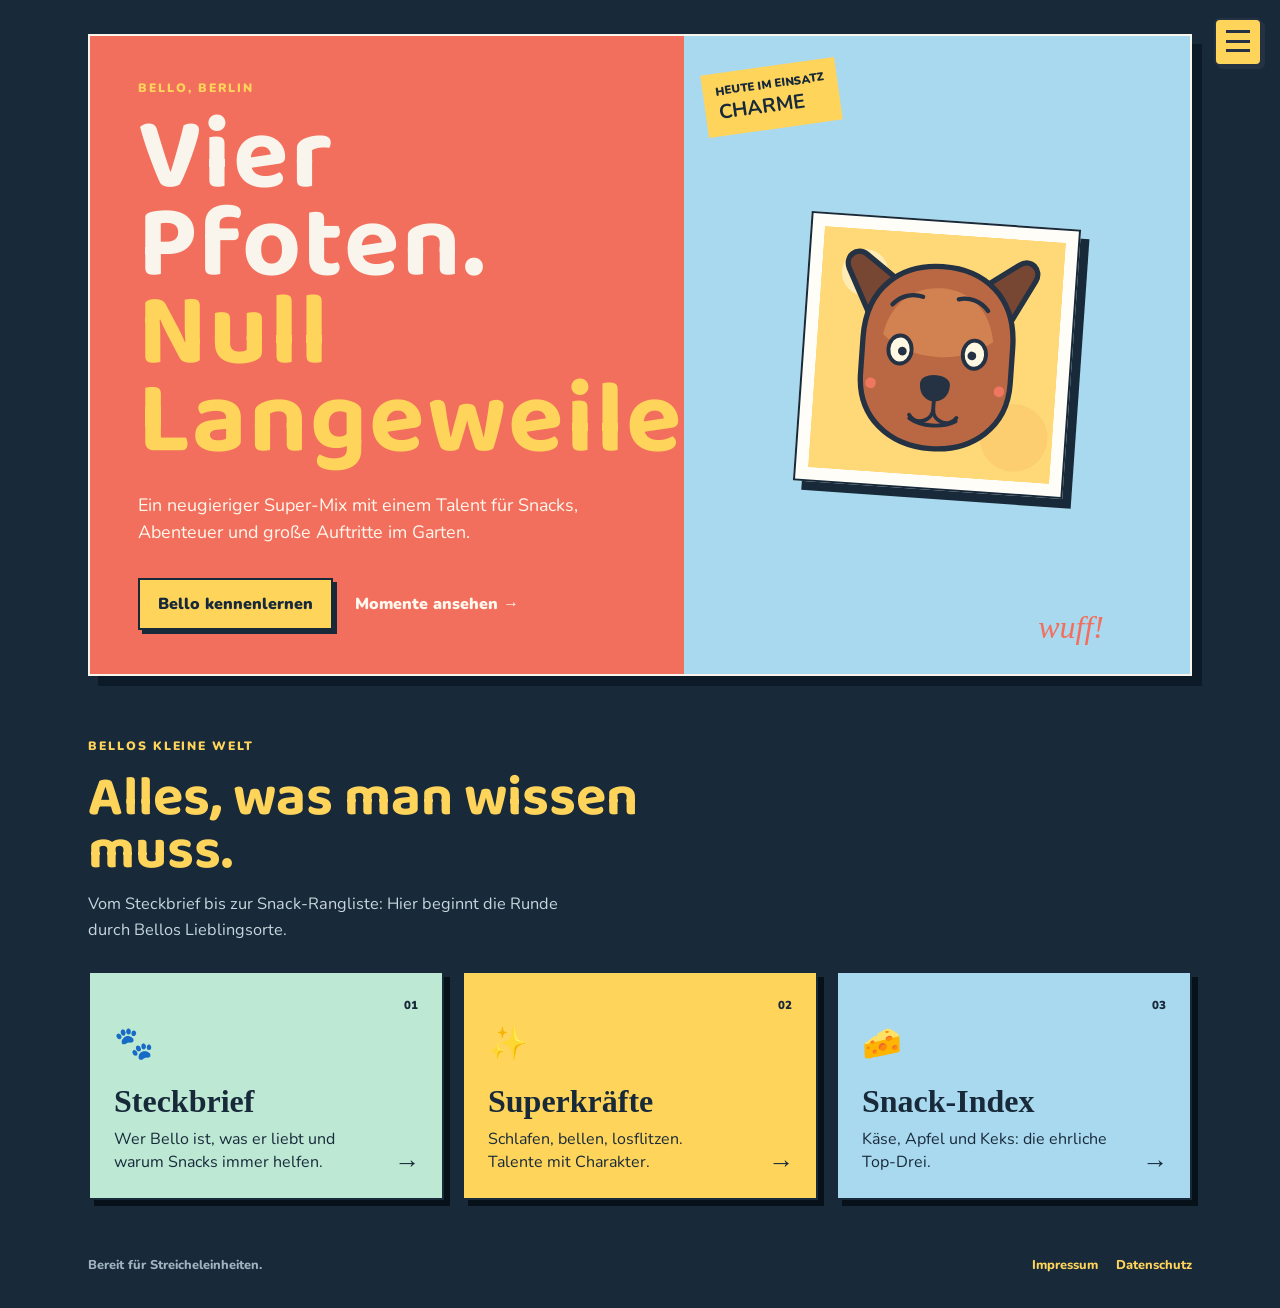
<file: index.html>
<!doctype html>
<html lang="de">
<head>
  <meta charset="utf-8">
  <meta name="viewport" content="width=device-width, initial-scale=1">
  <meta name="description" content="Bello - vier Pfoten, viele Talente und ein Garten voller Geschichten.">
  <title>Bello - Vier Pfoten, viele Geschichten</title>
  <link rel="stylesheet" href="style.css">
</head>
<body class="home-page">
  <button class="menu-toggle" type="button" aria-controls="mobile-menu" aria-expanded="false" aria-label="Men&uuml; &ouml;ffnen">
    <span></span><span></span><span></span>
  </button>
  <nav class="mobile-nav" id="mobile-menu" aria-label="Hauptnavigation">
    <a href="profil-bello.html">Profil</a>
    <a href="snacks-bello.html">Lieblingssnacks</a>
    <a href="faehigkeiten-bello.html">F&auml;higkeiten</a>
    <a href="ueber-bello.html">&Uuml;ber Bello</a>
    <a href="galerie-bello.html">Galerie</a>
    <a href="kontakt-bello.html">Kontakt</a>
  </nav>
  <main class="home-shell">
    <header class="home-hero">
      <div class="home-hero-copy">
        <p class="home-kicker">Bello, Berlin</p>
        <h1>Vier Pfoten.<br><em>Null Langeweile.</em></h1>
        <p class="home-lead">Ein neugieriger Super-Mix mit einem Talent f&uuml;r Snacks, Abenteuer und gro&szlig;e Auftritte im Garten.</p>
        <div class="home-actions">
          <a class="button button-primary" href="profil-bello.html">Bello kennenlernen</a>
          <a class="text-link" href="galerie-bello.html">Momente ansehen <span aria-hidden="true">&rarr;</span></a>
        </div>
      </div>
      <div class="home-hero-art">
        <div class="art-label">heute im Einsatz<br><strong>Charme</strong></div>
        <div class="home-portrait"><img src="bello.svg" alt="Bello, ein freundlicher brauner Hund"></div>
        <span class="art-note">wuff!</span>
      </div>
    </header>
    <section class="home-intro">
      <p class="home-kicker">Bellos kleine Welt</p>
      <h2>Alles, was man wissen muss.</h2>
      <p>Vom Steckbrief bis zur Snack-Rangliste: Hier beginnt die Runde durch Bellos Lieblingsorte.</p>
    </section>
    <section class="home-cards" aria-label="Bello entdecken">
      <a class="home-card card-mint" href="profil-bello.html"><span class="card-number">01</span><span class="card-icon" aria-hidden="true">&#x1F43E;</span><h3>Steckbrief</h3><p>Wer Bello ist, was er liebt und warum Snacks immer helfen.</p><span class="card-arrow" aria-hidden="true">&rarr;</span></a>
      <a class="home-card card-yellow" href="faehigkeiten-bello.html"><span class="card-number">02</span><span class="card-icon" aria-hidden="true">&#x2728;</span><h3>Superkr&auml;fte</h3><p>Schlafen, bellen, losflitzen. Talente mit Charakter.</p><span class="card-arrow" aria-hidden="true">&rarr;</span></a>
      <a class="home-card card-blue" href="snacks-bello.html"><span class="card-number">03</span><span class="card-icon" aria-hidden="true">&#x1F9C0;</span><h3>Snack-Index</h3><p>K&auml;se, Apfel und Keks: die ehrliche Top-Drei.</p><span class="card-arrow" aria-hidden="true">&rarr;</span></a>
    </section>
    <footer class="home-footer"><span>Bereit f&uuml;r Streicheleinheiten.</span><span><a href="impressum.html">Impressum</a><a href="datenschutz.html">Datenschutz</a></span></footer>
  </main>
  <script>
    const menuToggle = document.querySelector('.menu-toggle');
    const mobileMenu = document.querySelector('#mobile-menu');
    menuToggle.addEventListener('click', () => {
      const isOpen = mobileMenu.classList.toggle('is-open');
      menuToggle.setAttribute('aria-expanded', isOpen);
      menuToggle.setAttribute('aria-label', isOpen ? 'Men&uuml; schlie&szlig;en' : 'Men&uuml; &ouml;ffnen');
    });
  </script>
</body>
</html>
</file>
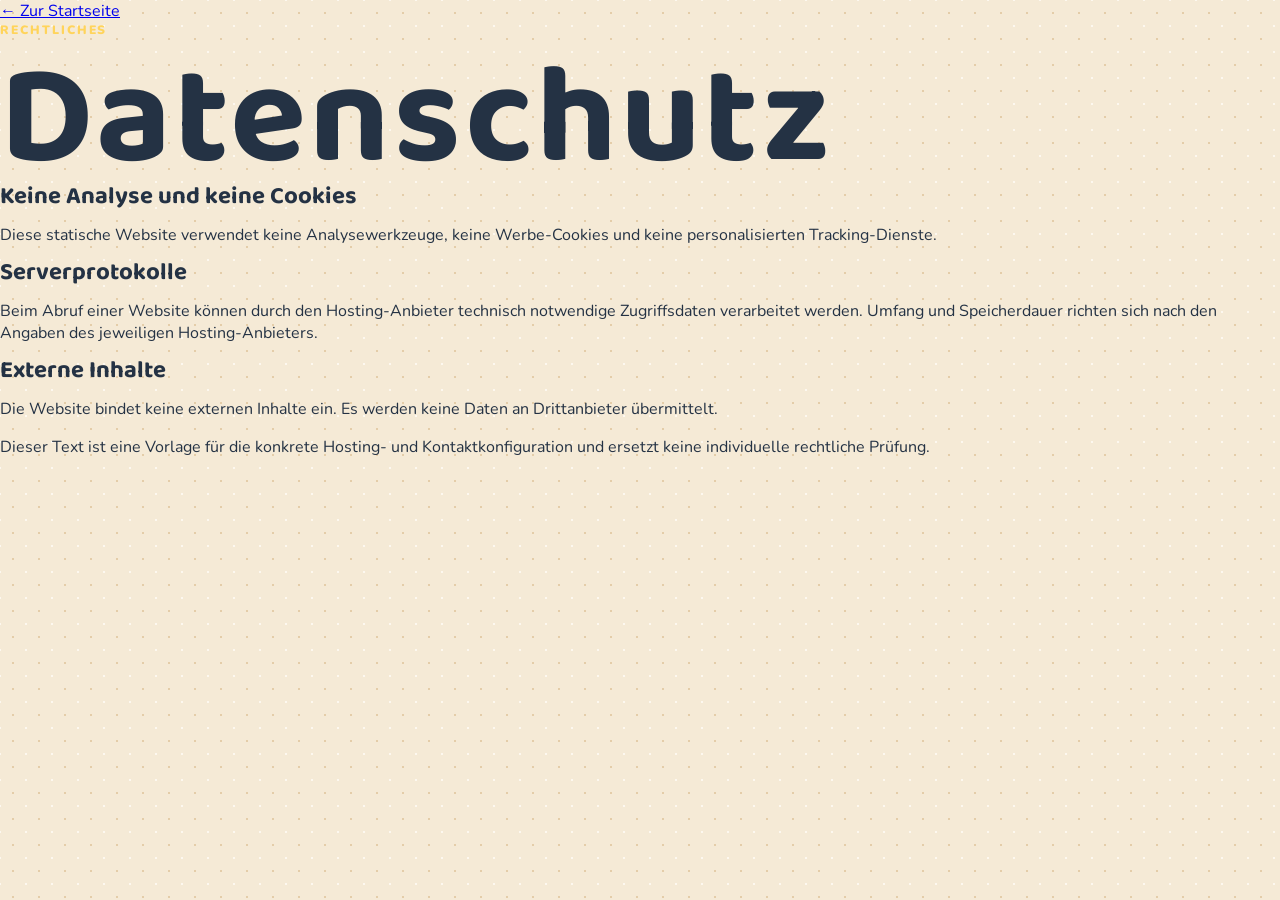
<file: datenschutz.html>
<!doctype html>
<html lang="de">
<head>
  <meta charset="utf-8">
  <meta name="viewport" content="width=device-width, initial-scale=1">
  <title>Datenschutz | Bello</title>
  <link rel="stylesheet" href="style.css">
</head>
<body>
  <main class="legal-shell">
    <a class="legal-back" href="index.html">&larr; Zur Startseite</a>
    <article class="legal-content">
      <p class="home-kicker">Rechtliches</p>
      <h1>Datenschutz</h1>
      <h2>Keine Analyse und keine Cookies</h2>
      <p>Diese statische Website verwendet keine Analysewerkzeuge, keine Werbe-Cookies und keine personalisierten Tracking-Dienste.</p>
      <h2>Serverprotokolle</h2>
      <p>Beim Abruf einer Website k&ouml;nnen durch den Hosting-Anbieter technisch notwendige Zugriffsdaten verarbeitet werden. Umfang und Speicherdauer richten sich nach den Angaben des jeweiligen Hosting-Anbieters.</p>
      <h2>Externe Inhalte</h2>
      <p>Die Website bindet keine externen Inhalte ein. Es werden keine Daten an Drittanbieter &uuml;bermittelt.</p>
      <p class="legal-note">Dieser Text ist eine Vorlage f&uuml;r die konkrete Hosting- und Kontaktkonfiguration und ersetzt keine individuelle rechtliche Pr&uuml;fung.</p>
    </article>
  </main>
</body>
</html>
</file>
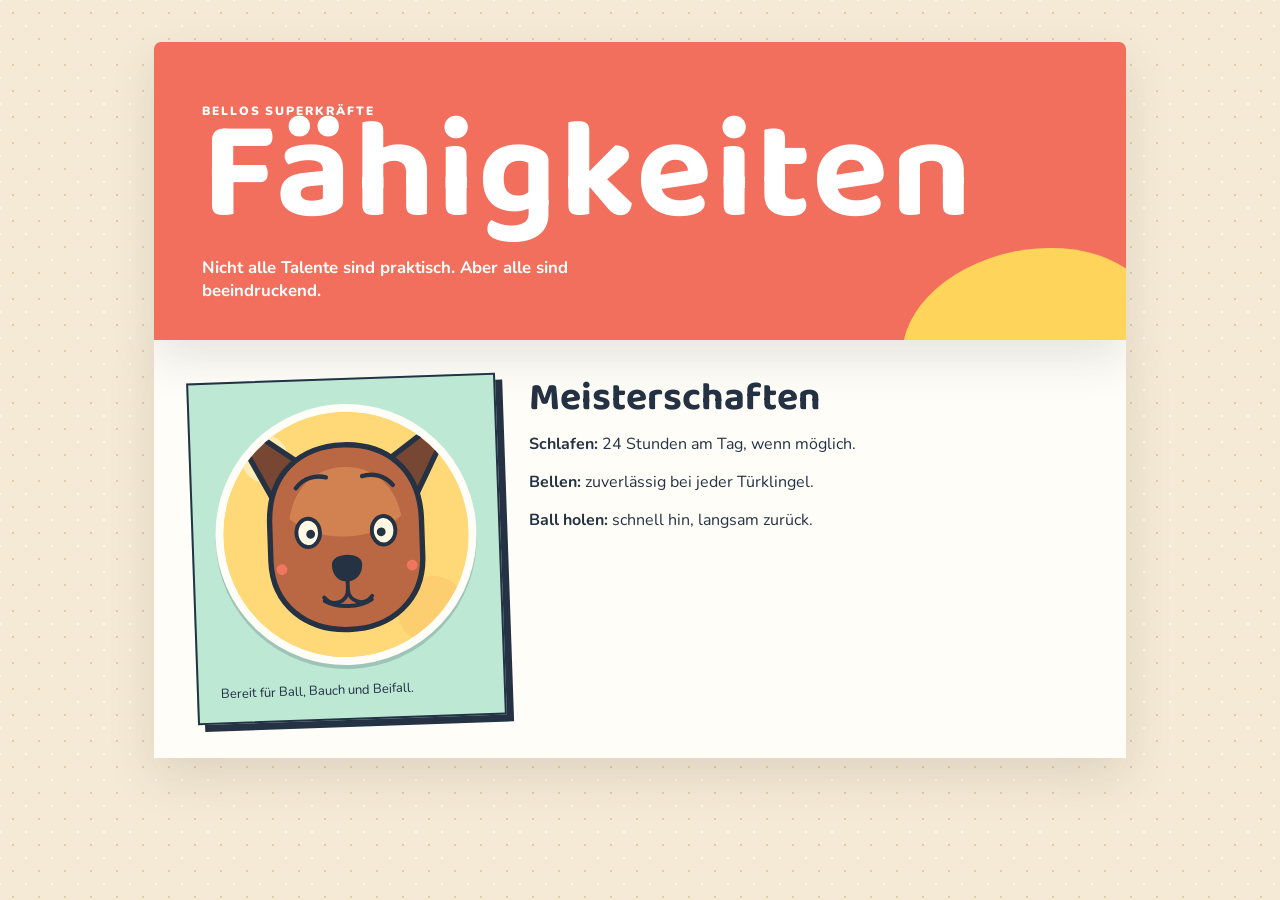
<file: faehigkeiten-bello.html>
<!doctype html><html lang="de"><head><meta charset="utf-8"><meta name="viewport" content="width=device-width,initial-scale=1"><title>Fähigkeiten | Bello</title><link rel="stylesheet" href="style.css"></head><body><main class="profile-shell"><header class="profile-header"><p class="kicker">Bellos Superkräfte</p><h1>Fähigkeiten</h1><p class="intro">Nicht alle Talente sind praktisch. Aber alle sind beeindruckend.</p></header><section class="profile-grid"><article class="portrait-card"><div class="portrait-frame"><img src="bello.svg" alt="Bello bereit für Abenteuer"></div><div class="portrait-caption">Bereit für Ball, Bauch und Beifall.</div></article><div class="details-column"><section class="paper-section"><h2>Meisterschaften</h2><p><strong>Schlafen:</strong> 24 Stunden am Tag, wenn möglich.</p><p><strong>Bellen:</strong> zuverlässig bei jeder Türklingel.</p><p><strong>Ball holen:</strong> schnell hin, langsam zurück.</p></section></div></section><nav class="mobile-nav page-nav"><a href="index.html">Startseite</a><a href="profil-bello.html">Profil</a><a href="snacks-bello.html">Lieblingssnacks</a><a href="ueber-bello.html">Über Bello</a><a href="galerie-bello.html">Galerie</a><a href="kontakt-bello.html">Kontakt</a></nav></main></body></html>
</file>
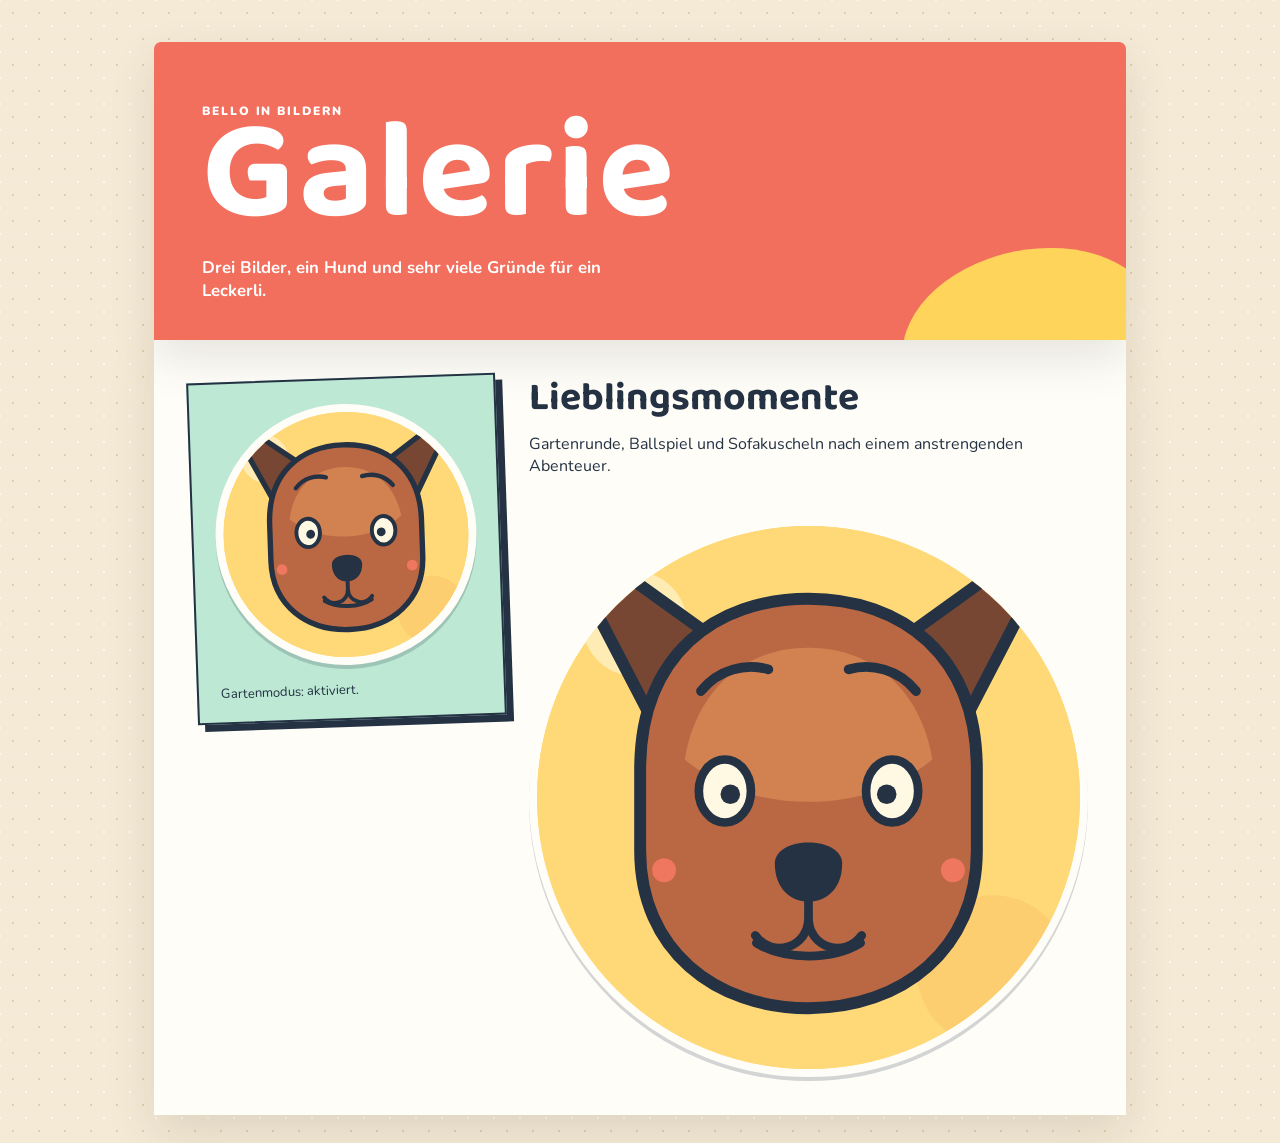
<file: galerie-bello.html>
<!doctype html><html lang="de"><head><meta charset="utf-8"><meta name="viewport" content="width=device-width,initial-scale=1"><title>Galerie | Bello</title><link rel="stylesheet" href="style.css"></head><body><main class="profile-shell"><header class="profile-header"><p class="kicker">Bello in Bildern</p><h1>Galerie</h1><p class="intro">Drei Bilder, ein Hund und sehr viele Gründe für ein Leckerli.</p></header><section class="profile-grid"><article class="portrait-card"><div class="portrait-frame"><img src="bello.svg" alt="Bello im Garten"></div><div class="portrait-caption">Gartenmodus: aktiviert.</div></article><div class="details-column"><section class="paper-section"><h2>Lieblingsmomente</h2><p>Gartenrunde, Ballspiel und Sofakuscheln nach einem anstrengenden Abenteuer.</p></section><div class="portrait-frame"><img src="bello.svg" alt="Bello lächelt"></div></div></section><nav class="mobile-nav page-nav"><a href="index.html">Startseite</a><a href="profil-bello.html">Profil</a><a href="snacks-bello.html">Lieblingssnacks</a><a href="faehigkeiten-bello.html">Fähigkeiten</a><a href="ueber-bello.html">Über Bello</a><a href="kontakt-bello.html">Kontakt</a></nav></main></body></html>
</file>
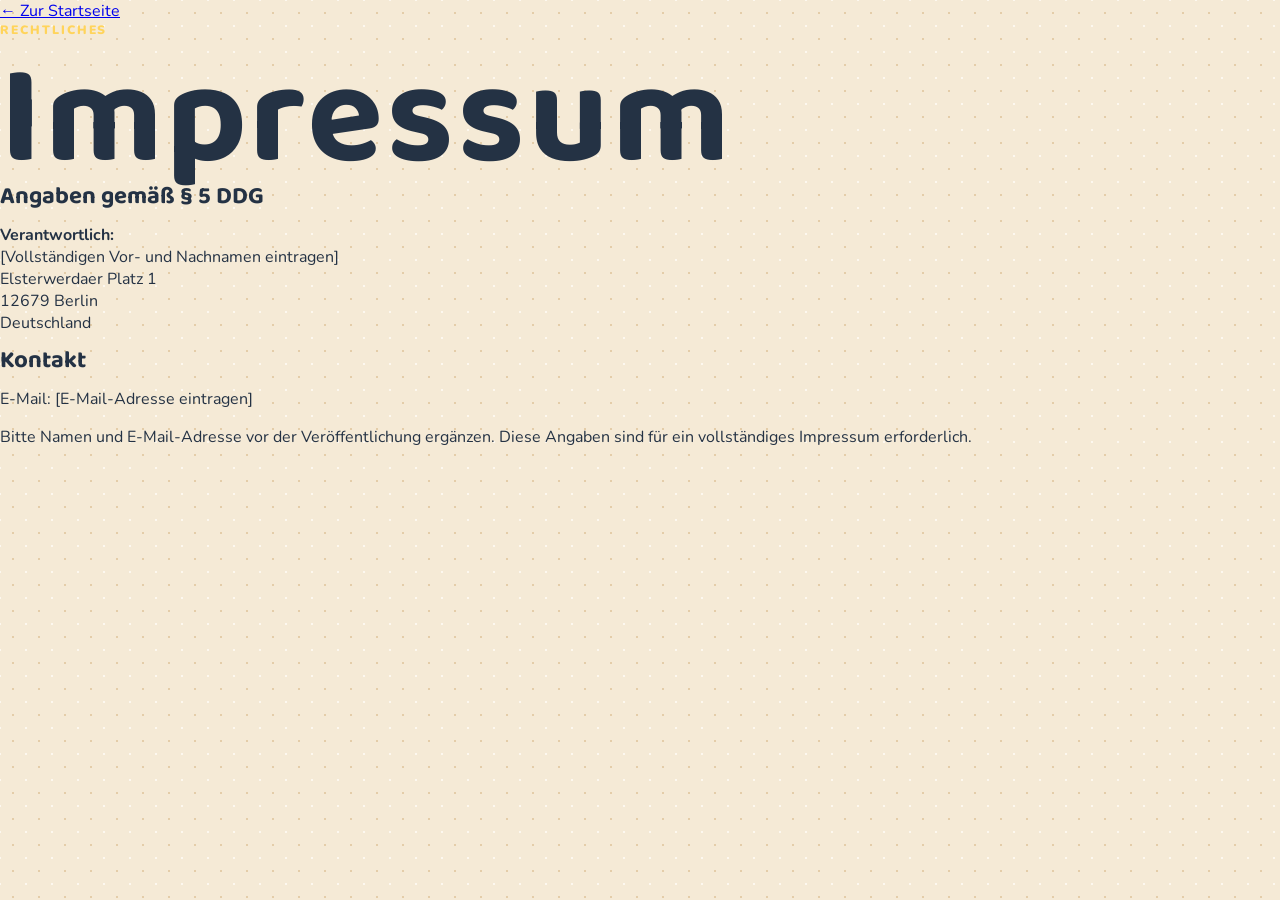
<file: impressum.html>
<!doctype html>
<html lang="de">
<head>
  <meta charset="utf-8">
  <meta name="viewport" content="width=device-width, initial-scale=1">
  <title>Impressum | Bello</title>
  <link rel="stylesheet" href="style.css">
</head>
<body>
  <main class="legal-shell">
    <a class="legal-back" href="index.html">&larr; Zur Startseite</a>
    <article class="legal-content">
      <p class="home-kicker">Rechtliches</p>
      <h1>Impressum</h1>
      <h2>Angaben gem&auml;&szlig; &sect; 5 DDG</h2>
      <p><strong>Verantwortlich:</strong><br>
        [Vollst&auml;ndigen Vor- und Nachnamen eintragen]<br>
        Elsterwerdaer Platz 1<br>
        12679 Berlin<br>
        Deutschland
      </p>
      <h2>Kontakt</h2>
      <p>E-Mail: [E-Mail-Adresse eintragen]</p>
      <p class="legal-note">Bitte Namen und E-Mail-Adresse vor der Ver&ouml;ffentlichung erg&auml;nzen. Diese Angaben sind f&uuml;r ein vollst&auml;ndiges Impressum erforderlich.</p>
    </article>
  </main>
</body>
</html>
</file>
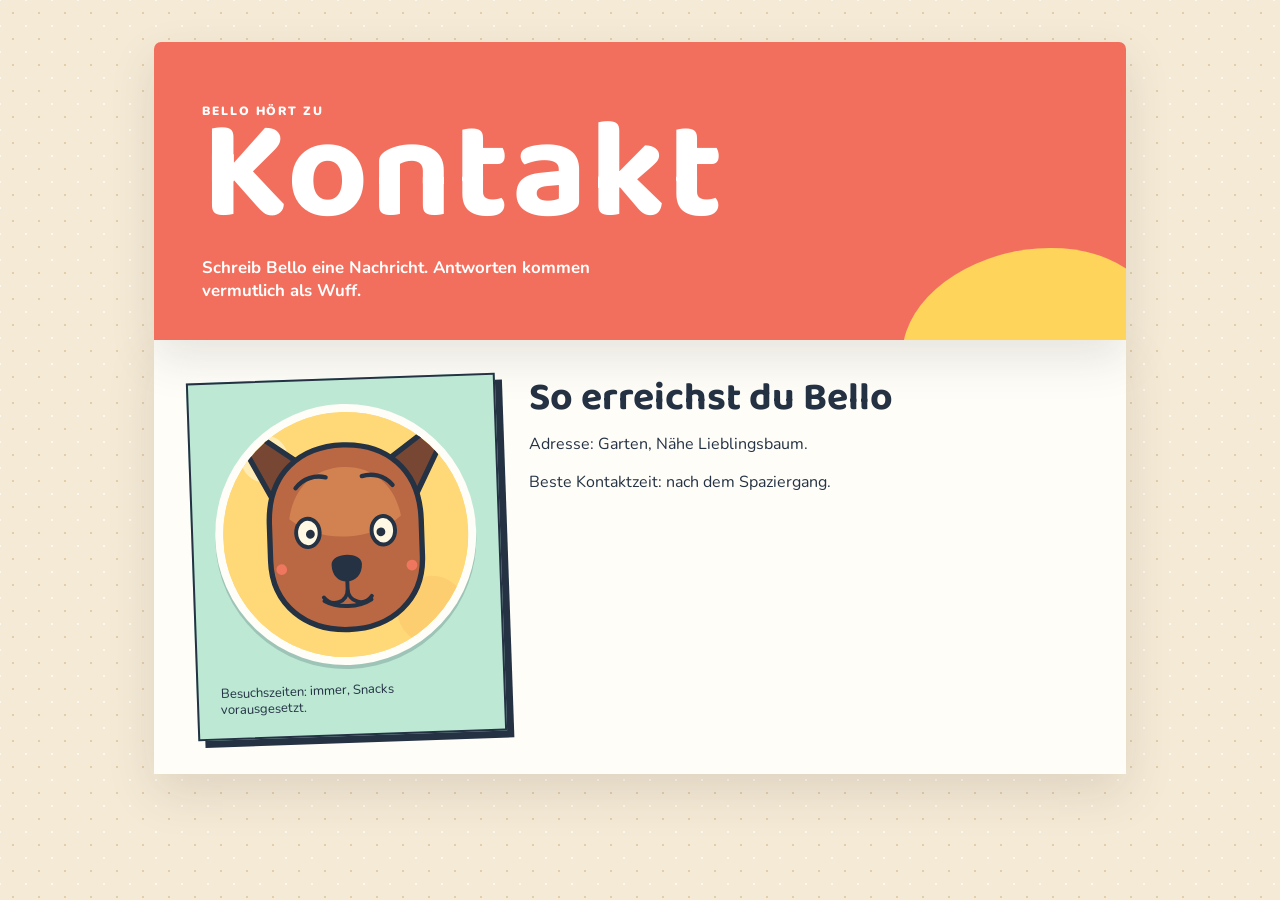
<file: kontakt-bello.html>
<!doctype html><html lang="de"><head><meta charset="utf-8"><meta name="viewport" content="width=device-width,initial-scale=1"><title>Kontakt | Bello</title><link rel="stylesheet" href="style.css"></head><body><main class="profile-shell"><header class="profile-header"><p class="kicker">Bello hört zu</p><h1>Kontakt</h1><p class="intro">Schreib Bello eine Nachricht. Antworten kommen vermutlich als Wuff.</p></header><section class="profile-grid"><article class="portrait-card"><div class="portrait-frame"><img src="bello.svg" alt="Bello freut sich über Besuch"></div><div class="portrait-caption">Besuchszeiten: immer, Snacks vorausgesetzt.</div></article><div class="details-column"><section class="paper-section"><h2>So erreichst du Bello</h2><p>Adresse: Garten, Nähe Lieblingsbaum.</p><p>Beste Kontaktzeit: nach dem Spaziergang.</p></section></div></section><nav class="mobile-nav page-nav"><a href="index.html">Startseite</a><a href="profil-bello.html">Profil</a><a href="snacks-bello.html">Lieblingssnacks</a><a href="faehigkeiten-bello.html">Fähigkeiten</a><a href="ueber-bello.html">Über Bello</a><a href="galerie-bello.html">Galerie</a></nav></main></body></html>
</file>
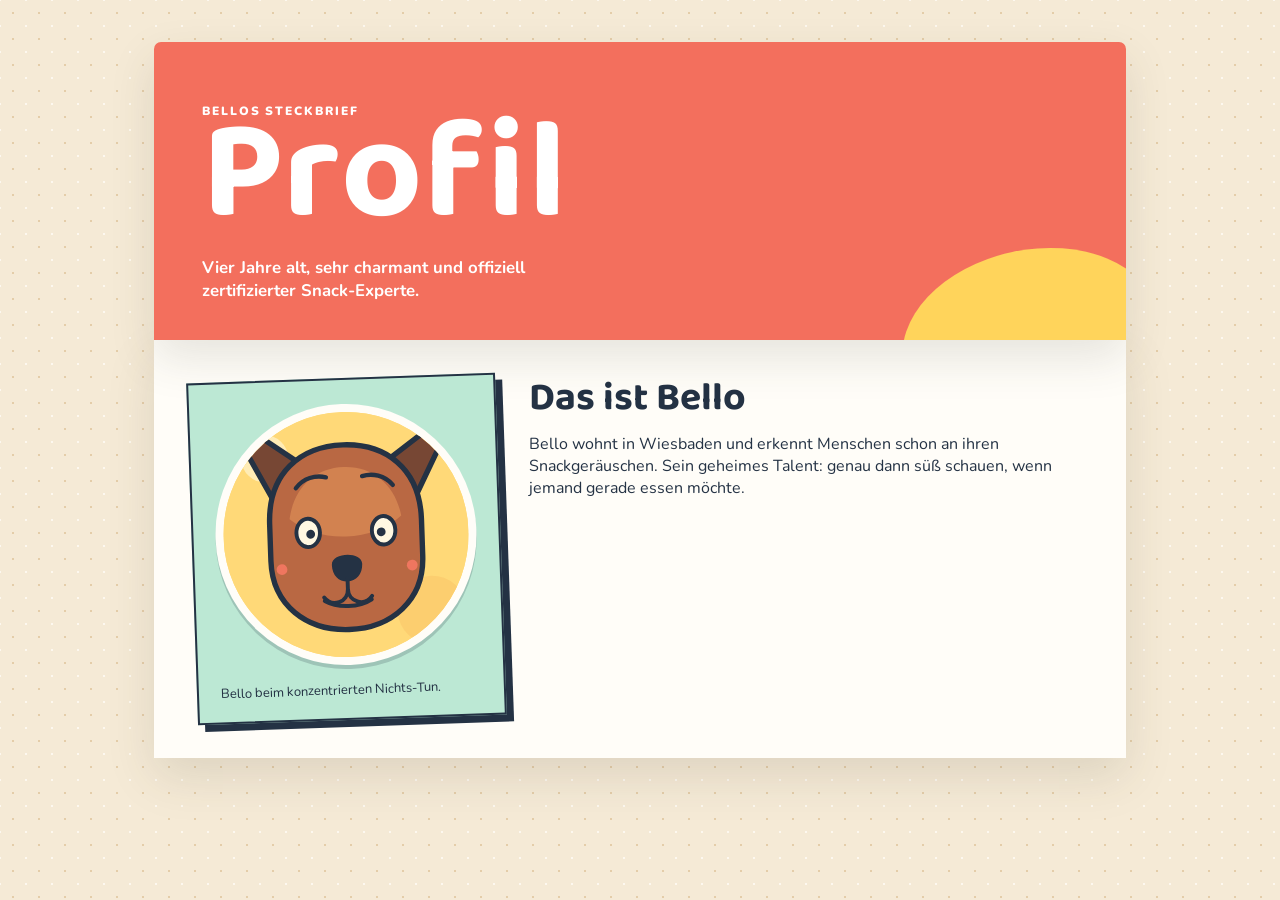
<file: profil-bello.html>
<!doctype html><html lang="de"><head><meta charset="utf-8"><meta name="viewport" content="width=device-width,initial-scale=1"><title>Profil | Bello</title><link rel="stylesheet" href="style.css"></head><body><main class="profile-shell"><header class="profile-header"><p class="kicker">Bellos Steckbrief</p><h1>Profil</h1><p class="intro">Vier Jahre alt, sehr charmant und offiziell zertifizierter Snack-Experte.</p></header><section class="profile-grid"><article class="portrait-card"><div class="portrait-frame"><img src="bello.svg" alt="Bello"></div><div class="portrait-caption">Bello beim konzentrierten Nichts-Tun.</div></article><div class="details-column"><section class="paper-section"><h2>Das ist Bello</h2><p>Bello wohnt in Wiesbaden und erkennt Menschen schon an ihren Snackgeräuschen. Sein geheimes Talent: genau dann süß schauen, wenn jemand gerade essen möchte.</p></section></div></section><nav class="mobile-nav page-nav"><a href="index.html">Startseite</a><a href="snacks-bello.html">Lieblingssnacks</a><a href="faehigkeiten-bello.html">Fähigkeiten</a><a href="ueber-bello.html">Über Bello</a><a href="galerie-bello.html">Galerie</a><a href="kontakt-bello.html">Kontakt</a></nav></main></body></html>
</file>
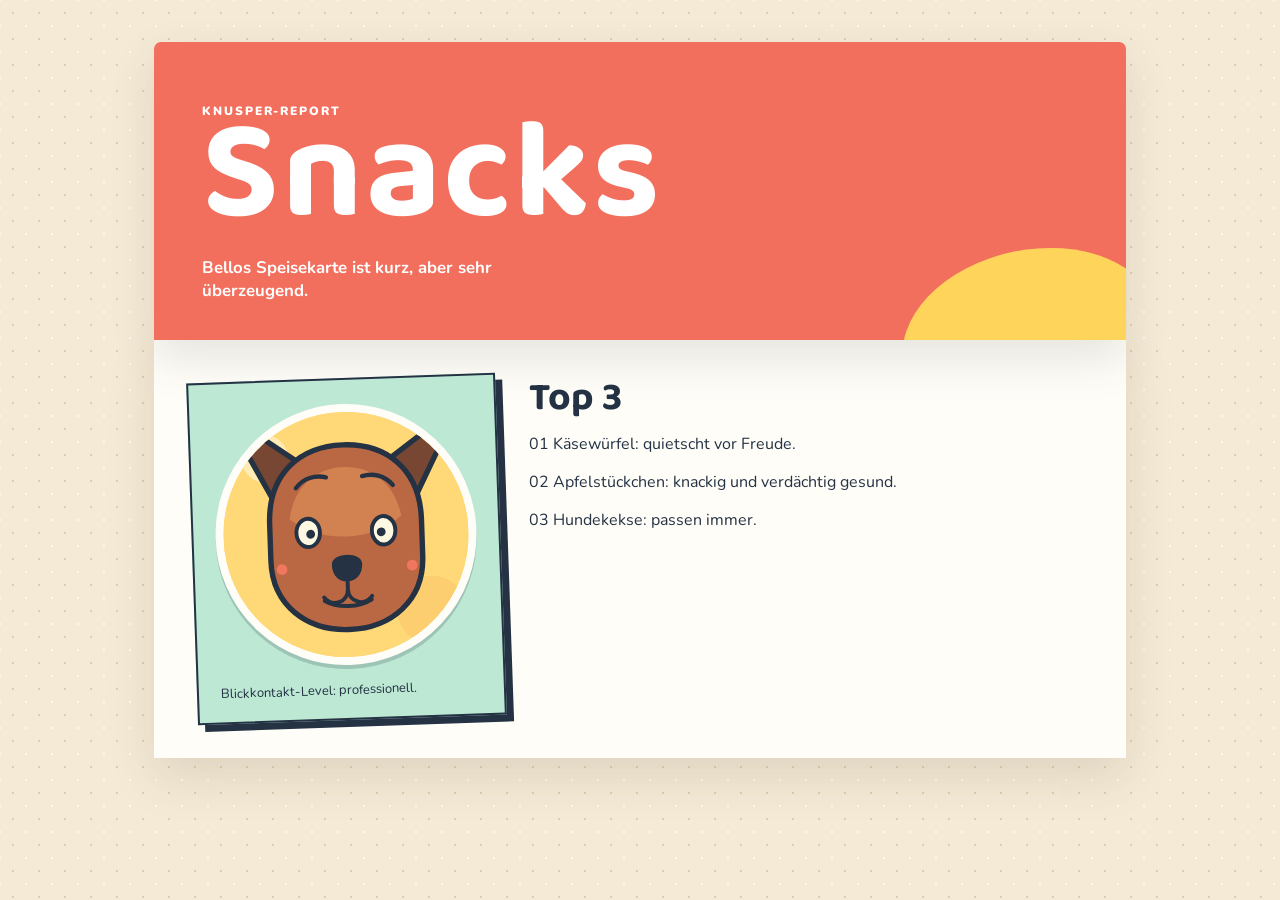
<file: snacks-bello.html>
<!doctype html><html lang="de"><head><meta charset="utf-8"><meta name="viewport" content="width=device-width,initial-scale=1"><title>Lieblingssnacks | Bello</title><link rel="stylesheet" href="style.css"></head><body><main class="profile-shell"><header class="profile-header"><p class="kicker">Knusper-Report</p><h1>Snacks</h1><p class="intro">Bellos Speisekarte ist kurz, aber sehr überzeugend.</p></header><section class="profile-grid"><article class="portrait-card"><div class="portrait-frame"><img src="bello.svg" alt="Bello wartet auf einen Snack"></div><div class="portrait-caption">Blickkontakt-Level: professionell.</div></article><div class="details-column"><section class="paper-section"><h2>Top 3</h2><p>01 Käsewürfel: quietscht vor Freude.</p><p>02 Apfelstückchen: knackig und verdächtig gesund.</p><p>03 Hundekekse: passen immer.</p></section></div></section><nav class="mobile-nav page-nav"><a href="index.html">Startseite</a><a href="profil-bello.html">Profil</a><a href="faehigkeiten-bello.html">Fähigkeiten</a><a href="ueber-bello.html">Über Bello</a><a href="galerie-bello.html">Galerie</a><a href="kontakt-bello.html">Kontakt</a></nav></main></body></html>
</file>
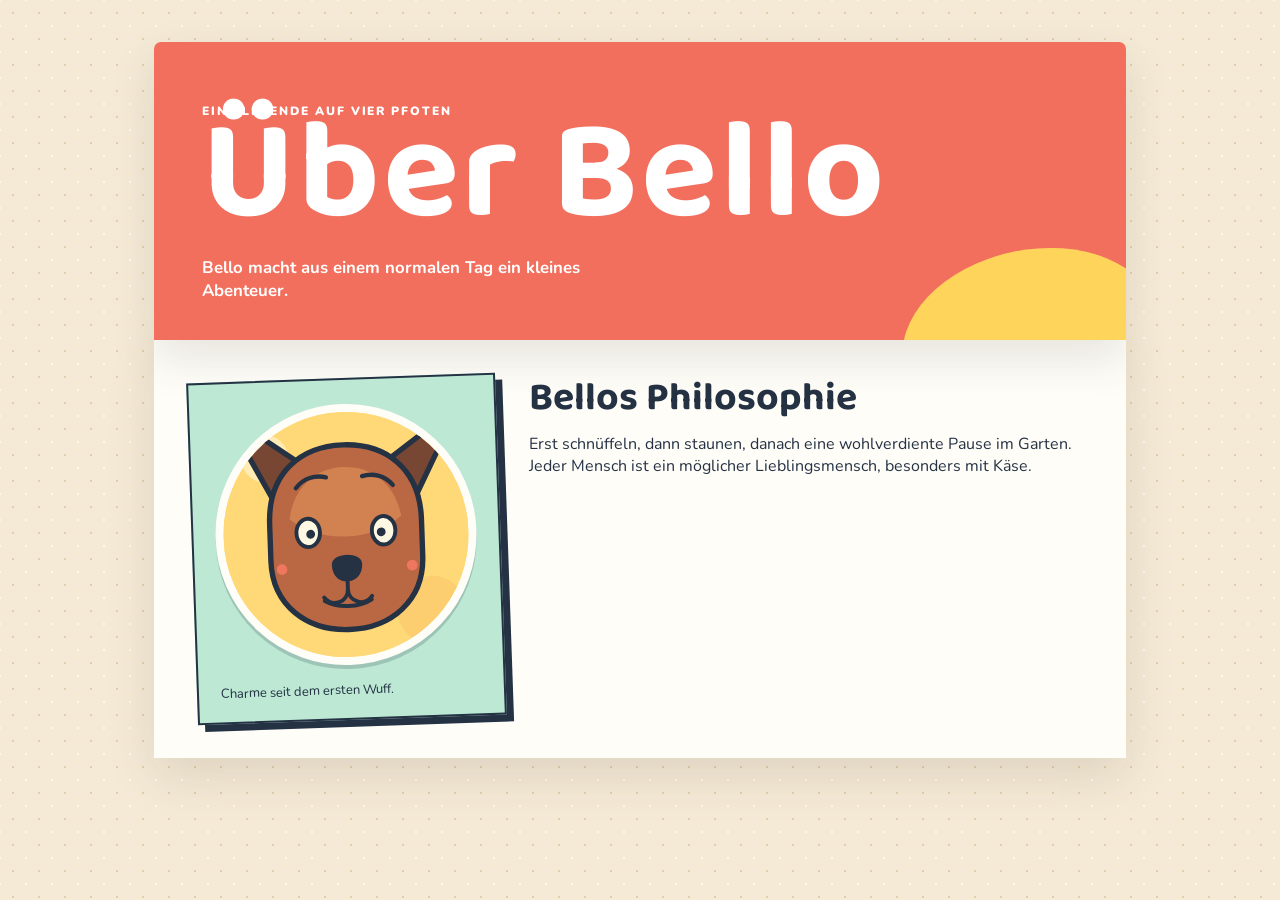
<file: ueber-bello.html>
<!doctype html><html lang="de"><head><meta charset="utf-8"><meta name="viewport" content="width=device-width,initial-scale=1"><title>Über Bello</title><link rel="stylesheet" href="style.css"></head><body><main class="profile-shell"><header class="profile-header"><p class="kicker">Eine Legende auf vier Pfoten</p><h1>Über Bello</h1><p class="intro">Bello macht aus einem normalen Tag ein kleines Abenteuer.</p></header><section class="profile-grid"><article class="portrait-card"><div class="portrait-frame"><img src="bello.svg" alt="Bello schaut freundlich"></div><div class="portrait-caption">Charme seit dem ersten Wuff.</div></article><div class="details-column"><section class="paper-section"><h2>Bellos Philosophie</h2><p>Erst schnüffeln, dann staunen, danach eine wohlverdiente Pause im Garten. Jeder Mensch ist ein möglicher Lieblingsmensch, besonders mit Käse.</p></section></div></section><nav class="mobile-nav page-nav"><a href="index.html">Startseite</a><a href="profil-bello.html">Profil</a><a href="snacks-bello.html">Lieblingssnacks</a><a href="faehigkeiten-bello.html">Fähigkeiten</a><a href="galerie-bello.html">Galerie</a><a href="kontakt-bello.html">Kontakt</a></nav></main></body></html>
</file>
<file: style.css>
@import url('https://fonts.googleapis.com/css2?family=Baloo+2:wght@600;700;800&family=Nunito:wght@400;600;700;800;900&display=swap');

:root {
  --ink: #243244;
  --muted: #6c7785;
  --paper: #fffdf8;
  --coral: #f36f5d;
  --yellow: #ffd45b;
  --mint: #bce8d4;
  --blue: #a9d9ef;
  --line: #e7e0d5;
  --shadow: 0 18px 45px rgba(64, 60, 50, .13);
}

* { box-sizing: border-box; }
body {
  margin: 0;
  color: var(--ink);
  font-family: 'Nunito', sans-serif;
  background-color: #f5ead6;
  background-image: radial-gradient(#e4cda9 1px, transparent 1px), radial-gradient(#fdf8ef 1px, transparent 1px);
  background-position: 0 0, 13px 13px;
  background-size: 26px 26px;
}

.profile-shell { max-width: 1040px; margin: 0 auto; padding: 42px 34px 28px; position: relative; }
.profile-header { background: var(--coral); padding: 34px 48px 38px; border-radius: 7px 7px 0 0; color: white; position: relative; overflow: hidden; box-shadow: var(--shadow); }
.profile-header::after { content: ''; position: absolute; right: -35px; bottom: -90px; width: 260px; height: 180px; background: var(--yellow); border-radius: 50%; transform: rotate(-12deg); }
.eyebrow { position: relative; z-index: 1; width: max-content; padding: 7px 12px; color: var(--ink); background: var(--yellow); font-size: .72rem; font-weight: 900; letter-spacing: .08em; text-transform: uppercase; }
.status-dot { display: inline-block; width: 7px; height: 7px; margin-right: 5px; background: #57b978; border: 2px solid var(--ink); border-radius: 50%; }
.header-row { display: flex; justify-content: space-between; align-items: flex-end; position: relative; z-index: 1; }
.kicker, .section-label { margin: 27px 0 -8px; font-size: .75rem; font-weight: 900; letter-spacing: .16em; text-transform: uppercase; }
h1, h2 { margin: 0; font-family: 'Baloo 2', cursive; line-height: .92; }
h1 { font-size: clamp(5rem, 12vw, 8.8rem); letter-spacing: .02em; }
h1 span { color: var(--yellow); }
.intro { max-width: 400px; margin: 15px 0 0; font-size: 1.05rem; font-weight: 700; }
.medal { width: 85px; height: 85px; margin: 0 12px 8px; padding-top: 16px; color: var(--ink); background: var(--yellow); border: 3px solid var(--ink); border-radius: 50%; box-shadow: 4px 4px 0 var(--ink); font-family: 'Baloo 2', cursive; font-size: 1.65rem; font-weight: 800; line-height: .65; text-align: center; transform: rotate(8deg); }
.medal small { font-family: 'Nunito', sans-serif; font-size: .57rem; font-weight: 900; letter-spacing: .14em; }
.profile-grid { display: grid; grid-template-columns: minmax(250px, .8fr) minmax(0, 1.45fr); gap: 28px; padding: 38px; background: var(--paper); box-shadow: var(--shadow); }
.portrait-card { align-self: start; position: relative; padding: 24px 22px 20px; background: var(--mint); border: 2px solid var(--ink); box-shadow: 7px 7px 0 var(--ink); transform: rotate(-2deg); }
.portrait-frame { aspect-ratio: 1; overflow: hidden; background: #ffd978; border: 8px solid var(--paper); border-radius: 50%; box-shadow: 0 4px 0 rgba(36,50,68,.2); }
.portrait-frame img { display: block; width: 100%; height: 100%; object-fit: cover; }
.portrait-caption { display: flex; align-items: center; gap: 11px; margin-top: 17px; font-size: .82rem; line-height: 1.25; }
.portrait-caption strong { font-size: .7rem; letter-spacing: .05em; text-transform: uppercase; }
.paw { font-size: 1.8rem; }
.tape { position: absolute; top: -14px; width: 67px; height: 26px; background: rgba(255, 215, 102, .82); transform: rotate(-37deg); }
.tape-left { left: 18px; }.tape-right { right: 18px; transform: rotate(37deg); }
.details-column { display: flex; flex-direction: column; gap: 25px; }
.quick-facts { display: grid; grid-template-columns: repeat(3, 1fr); gap: 14px; padding: 0 0 21px; border-bottom: 2px dashed var(--line); }
.quick-facts div { display: flex; flex-direction: column; gap: 3px; }.fact-label { color: var(--muted); font-size: .7rem; font-weight: 900; letter-spacing: .12em; text-transform: uppercase; }.quick-facts strong { font-size: .95rem; }
.paper-section { padding: 3px 0 0; }.section-heading { display: flex; align-items: flex-start; justify-content: space-between; }.section-label { margin: 0 0 7px; color: var(--coral); }.paper-section h2 { font-size: 2.45rem; }.sticker { display: block; padding: 12px 9px; color: var(--ink); background: var(--yellow); border-radius: 50%; font-family: 'Baloo 2', cursive; font-size: .9rem; font-weight: 800; line-height: .8; text-align: center; transform: rotate(12deg); }.sparkle { color: var(--coral); font-size: 2rem; transform: rotate(12deg); }
.snack-list { padding: 0; margin: 17px 0 0; list-style: none; border-top: 2px solid var(--ink); }.snack-list li { display: grid; grid-template-columns: 36px 31px 1fr auto; align-items: center; gap: 5px; min-height: 49px; border-bottom: 1px solid var(--line); font-weight: 800; }.snack-number { color: var(--coral); font-size: .72rem; }.snack-icon, .skill-emoji { font-size: 1.2rem; }.snack-list b { color: var(--muted); font-size: .68rem; font-weight: 900; text-transform: uppercase; }
.skills-section { padding-top: 2px; }.compact-heading { margin-bottom: 12px; }.table-wrap { overflow-x: auto; }table { width: 100%; border-collapse: collapse; font-size: .83rem; }th { color: var(--muted); font-size: .65rem; letter-spacing: .12em; text-align: left; text-transform: uppercase; }th, td { padding: 10px 8px; border-bottom: 1px solid var(--line); }td:first-child { font-weight: 800; }.skill-emoji { display: inline-block; width: 25px; }.bars { display: flex; gap: 3px; }.bars i { display: block; width: 13px; height: 8px; background: var(--coral); border-radius: 2px; transform: skew(-14deg); }.bars i.empty { background: #e9e2d7; }
.profile-footer { display: flex; justify-content: space-between; gap: 15px; padding: 21px 8px 0; color: var(--muted); font-size: .75rem; font-weight: 800; }.footer-wiggle { color: var(--coral); }.confetti { position: absolute; z-index: 2; width: 13px; height: 34px; }.confetti-yellow { top: 18px; right: 17%; background: var(--yellow); transform: rotate(28deg); }.confetti-coral { top: 83px; left: 13px; background: var(--coral); transform: rotate(-31deg); }.confetti-blue { bottom: 75px; right: 9px; background: var(--blue); transform: rotate(37deg); }
@media (max-width: 720px) { .profile-shell { padding: 18px 14px; }.profile-header { padding: 25px 24px 30px; }.header-row { align-items: center; }.medal { width: 66px; height: 66px; margin: 0; padding-top: 13px; font-size: 1.3rem; }.medal small { font-size: .45rem; }.intro { font-size: .9rem; max-width: 255px; }.profile-grid { grid-template-columns: 1fr; padding: 27px 21px; gap: 34px; }.portrait-card { max-width: 330px; width: 92%; justify-self: center; }.quick-facts { gap: 8px; }.quick-facts strong { font-size: .82rem; }.profile-footer { flex-direction: column; padding-left: 0; }.footer-wiggle { order: -1; } }
@media (max-width: 390px) { .eyebrow { font-size: .6rem; }.profile-header { padding-left: 18px; padding-right: 18px; }.quick-facts { grid-template-columns: 1fr; }.quick-facts div { flex-direction: row; justify-content: space-between; border-bottom: 1px dotted var(--line); padding-bottom: 5px; }.snack-list li { grid-template-columns: 28px 26px 1fr; }.snack-list b { display: none; } }

.menu-toggle { position: fixed; top: 18px; right: 18px; z-index: 10; display: grid; width: 48px; height: 48px; padding: 10px; border: 2px solid var(--ink); border-radius: 6px; background: var(--yellow); box-shadow: 3px 3px 0 var(--ink); cursor: pointer; gap: 5px; }
.menu-toggle span { display: block; width: 100%; height: 3px; background: var(--ink); }
.mobile-nav { position: fixed; top: 76px; right: 18px; z-index: 9; display: none; flex-direction: column; min-width: 190px; padding: 10px; border: 2px solid var(--ink); background: var(--paper); box-shadow: 5px 5px 0 var(--ink); }
.mobile-nav.is-open { display: flex; }
.mobile-nav a { padding: 9px 12px; color: var(--ink); font-weight: 800; text-decoration: none; }
.mobile-nav a:hover, .mobile-nav a:focus { color: var(--coral); background: #fff3c9; }
.page-nav { display: none; }
.home-page { background: #182a3a; color: #f9f5ec; }
.home-shell { max-width: 1180px; margin: 0 auto; padding: 34px 38px 24px; }
.home-hero { display: grid; grid-template-columns: minmax(0, 1.08fr) minmax(310px, .92fr); min-height: 360px; overflow: hidden; border: 2px solid #f9f5ec; background: #f36f5d; box-shadow: 10px 10px 0 #0d1b28; }
.home-hero-copy { align-self: center; padding: 44px 48px; }
.home-kicker { margin: 0 0 18px; color: #ffd45b; font-size: .76rem; font-weight: 900; letter-spacing: .16em; text-transform: uppercase; }
.home-hero h1 { max-width: 640px; margin: 0; color: #f9f5ec; font-size: clamp(4rem, 8vw, 7.4rem); line-height: .86; }
.home-hero h1 em { color: #ffd45b; font-style: normal; }
.home-lead { max-width: 470px; margin: 26px 0 0; color: #fff8ee; font-size: 1.12rem; line-height: 1.5; }
.home-actions { display: flex; align-items: center; flex-wrap: wrap; gap: 22px; margin-top: 32px; }
.button { display: inline-block; padding: 13px 18px; border: 2px solid #182a3a; font-weight: 900; text-decoration: none; }
.button-primary { color: #182a3a; background: #ffd45b; box-shadow: 4px 4px 0 #182a3a; }
.text-link { color: #fff8ee; font-weight: 900; text-decoration: none; }
.home-hero-art { position: relative; display: grid; place-items: center; min-height: 360px; background: #a9d9ef; }
.home-portrait { width: min(48%, 210px); padding: 9px; background: #fffdf8; border: 2px solid #182a3a; transform: rotate(4deg); box-shadow: 9px 9px 0 #182a3a; }
.home-portrait img { display: block; width: 100%; max-height: 190px; object-fit: contain; }
.art-label { position: absolute; top: 30px; left: 20px; padding: 10px 13px; color: #182a3a; background: #ffd45b; font-size: .72rem; font-weight: 900; text-transform: uppercase; transform: rotate(-8deg); }
.art-label strong { font-size: 1.25rem; }
.art-note { position: absolute; right: 17%; bottom: 28px; color: #f36f5d; font-family: Georgia, serif; font-size: 2rem; font-style: italic; }
.home-intro { max-width: 650px; padding: 62px 0 28px; }
.home-intro h2 { margin: 0 0 14px; color: #ffd45b; font-size: 3.5rem; line-height: .95; }
.home-intro p:last-child { max-width: 500px; margin: 0; color: #c8d5dc; font-size: 1.02rem; line-height: 1.55; }
.home-cards { display: grid; grid-template-columns: repeat(3, 1fr); gap: 18px; }
.home-card { position: relative; min-height: 220px; padding: 24px; color: #182a3a; border: 2px solid #182a3a; text-decoration: none; box-shadow: 6px 6px 0 #07111a; }
.card-mint { background: #bce8d4; } .card-yellow { background: #ffd45b; } .card-blue { background: #a9d9ef; }
.card-number { float: right; font-size: .72rem; font-weight: 900; }
.card-icon { display: block; margin: 25px 0 18px; font-size: 2rem; }
.home-card h3 { margin: 0 0 8px; font-family: Georgia, serif; font-size: 2rem; }
.home-card p { max-width: 250px; margin: 0; line-height: 1.45; }
.card-arrow { position: absolute; right: 22px; bottom: 18px; font-size: 1.6rem; font-weight: 900; }
.home-footer { display: flex; justify-content: space-between; gap: 20px; padding: 56px 0 10px; color: #9fb4bf; font-size: .8rem; font-weight: 800; }
.home-footer a { margin-left: 18px; color: #ffd45b; text-decoration: none; }
@media (max-width: 760px) { .home-shell { padding: 18px 14px; } .home-hero { grid-template-columns: 1fr; } .home-hero-copy { padding: 34px 26px 28px; } .home-hero h1 { font-size: clamp(3.5rem, 16vw, 5.5rem); } .home-hero-art { min-height: 240px; } .home-portrait { width: min(48%, 170px); } .home-portrait img { max-height: 150px; } .home-cards { grid-template-columns: 1fr; } .home-card { min-height: 190px; } .home-footer { flex-direction: column; padding-top: 42px; } .home-footer a:first-child { margin-left: 0; } }
.home-hero { min-height: 420px; }
.home-hero-art { min-height: 420px; }
.home-portrait { width: min(58%, 270px); padding: 12px; }
.home-portrait img { max-height: 246px; }
.home-hero-copy { padding: 44px 48px; }
@media (max-width: 760px) { .home-hero-art { min-height: 285px; }.home-portrait { width: min(58%, 220px); }.home-portrait img { max-height: 196px; }.home-hero-copy { padding: 34px 26px 28px; } }
</file>
